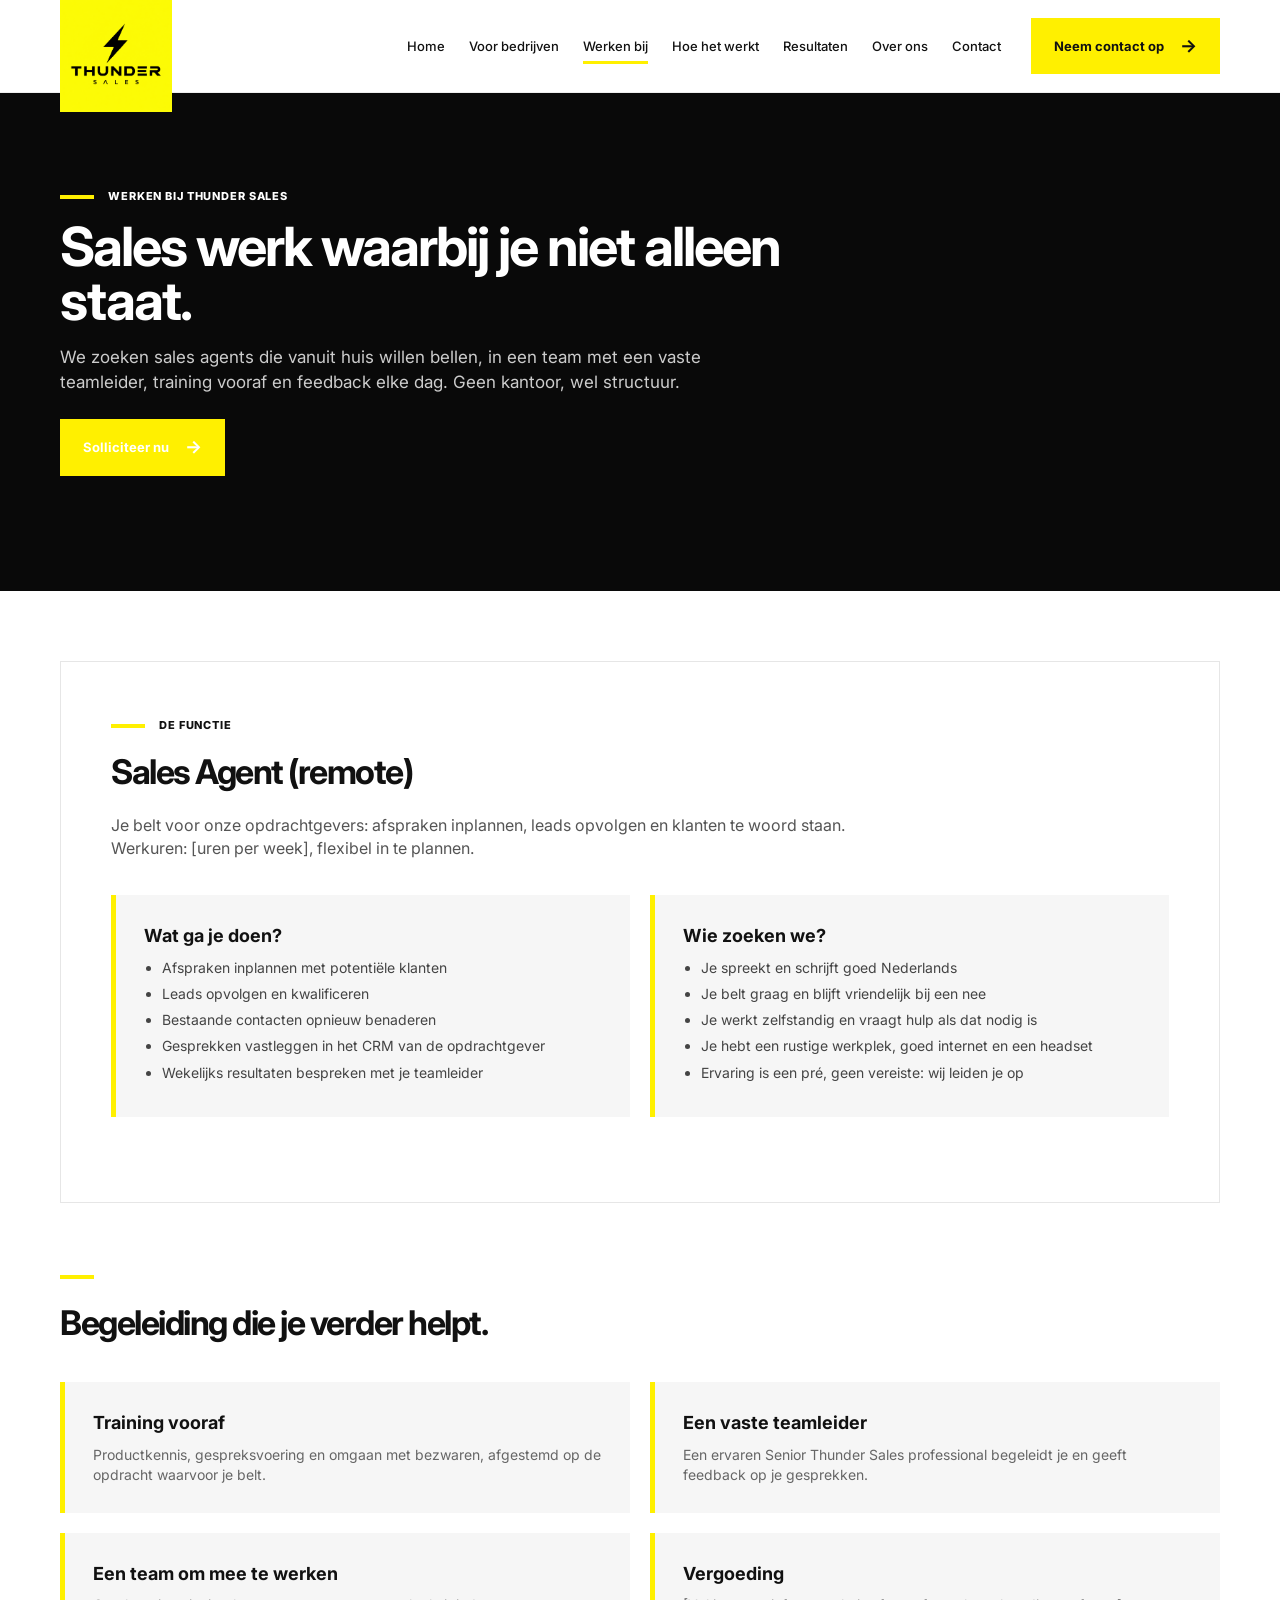
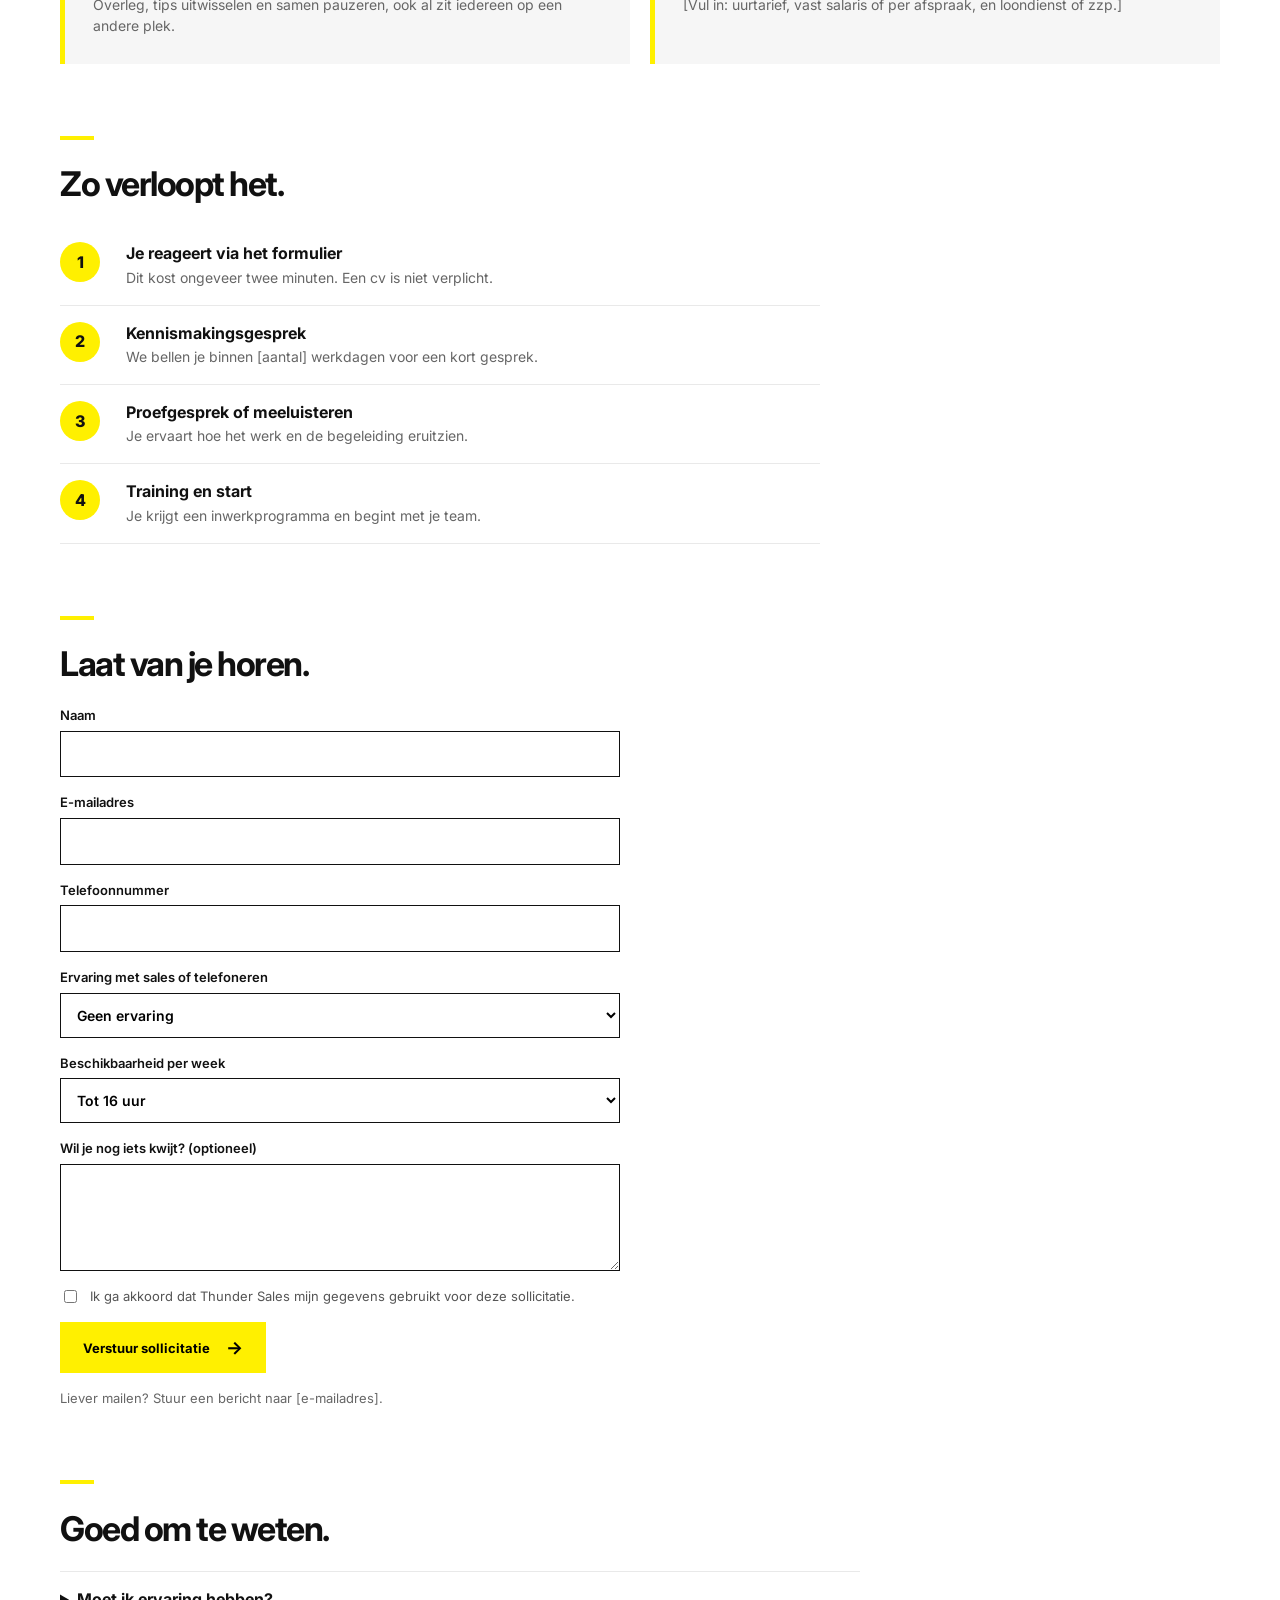
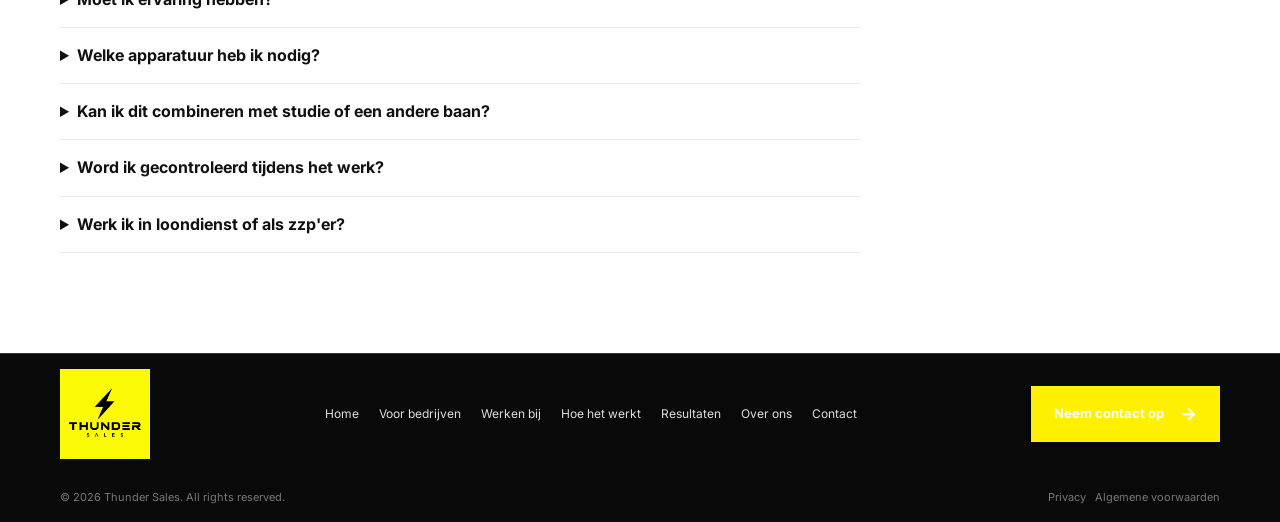
<file: werken-bij.html>
<!doctype html>
<html lang="nl">
<head>
  <meta charset="utf-8"><meta name="viewport" content="width=device-width, initial-scale=1">
  <title>Werken bij Thunder Sales — Sales Agent (remote)</title>
  <meta name="description" content="Werk remote als sales agent bij Thunder Sales: training, een vaste teamleider en een team dat dagelijks samenwerkt. Solliciteer in twee minuten.">
  <link rel="stylesheet" href="style.css">
  <style>
    .content-page .block{margin-top:60px}
    .content-page h2{font-size:34px;letter-spacing:-1.5px;margin:12px 0 18px}
    .info-grid ul{margin:0;padding-left:18px;color:#444;font-size:14px}
    .info-grid li{margin:6px 0}
    .steps{list-style:none;counter-reset:s;margin:0;padding:0;max-width:760px}
    .steps li{counter-increment:s;display:grid;grid-template-columns:48px 1fr;gap:18px;padding:16px 0;border-bottom:1px solid var(--line)}
    .steps li:before{content:counter(s);width:40px;height:40px;border-radius:50%;background:var(--yellow);display:flex;align-items:center;justify-content:center;font-weight:800}
    .steps b{display:block}.steps span{color:#666;font-size:14px}
    .apply{display:grid;gap:16px;max-width:560px}
    .apply label{display:grid;gap:6px;font-size:13px;font-weight:600}
    .apply input,.apply select,.apply textarea{font:inherit;font-size:14px;padding:12px;border:1px solid #111;background:#fff;width:100%}
    .apply .check{display:flex;gap:10px;align-items:flex-start;font-weight:400;color:#555}
    .apply .check input{width:auto;margin-top:3px}
    .apply button{cursor:pointer;font-family:inherit;justify-self:start}
    .note{font-size:13px;color:#666;margin:0}
    .sent{display:none;max-width:560px;padding:20px;border-left:5px solid var(--yellow);background:#f6f6f6}
    details{border-top:1px solid var(--line);padding:16px 0;max-width:800px}
    details:last-of-type{border-bottom:1px solid var(--line)}
    summary{cursor:pointer;font-weight:700}
    details p{margin:10px 0 0;color:#555;font-size:14px}
    :focus-visible{outline:3px solid #111;outline-offset:2px}
  </style>
  <script type="application/ld+json">
  {"@context":"https://schema.org/","@type":"JobPosting","title":"Sales Agent (remote)","description":"Remote werken als sales agent binnen een professioneel aangestuurd team: afspraaksetting, leadopvolging en telefonische sales. Training en dagelijkse begeleiding inbegrepen.","datePosted":"2026-11-09","employmentType":["PART_TIME","FULL_TIME"],"hiringOrganization":{"@type":"Organization","name":"Thunder Sales","sameAs":"https://thundersales.nl"},"jobLocationType":"TELECOMMUTE","applicantLocationRequirements":{"@type":"Country","name":"NL"}}
  </script>
</head>
<body>
<header class="site-header"><div class="nav wrap">
  <a class="brand" href="index.html"><img src="logo.png" alt="Thunder Sales"></a>
  <nav><a href="index.html">Home</a><a href="voor-bedrijven.html">Voor bedrijven</a><a class="active" href="werken-bij.html">Werken bij</a><a href="hoe-het-werkt.html">Hoe het werkt</a><a href="resultaten.html">Resultaten</a><a href="over-ons.html">Over ons</a><a href="contact.html">Contact</a></nav>
  <a class="btn yellow" href="contact.html">Neem contact op <span>→</span></a>
</div></header>
<main>
<section class="page-hero"><div class="wrap">
  <small>WERKEN BIJ THUNDER SALES</small>
  <h1>Sales werk waarbij je niet alleen staat.</h1>
  <p>We zoeken sales agents die vanuit huis willen bellen, in een team met een vaste teamleider, training vooraf en feedback elke dag. Geen kantoor, wel structuur.</p>
  <div class="actions"><a class="btn yellow" href="#solliciteren">Solliciteer nu <span>→</span></a></div>
</div></section>

<section class="content-page"><div class="wrap">
  <div class="content-card">
    <small>DE FUNCTIE</small>
    <h2>Sales Agent (remote)</h2>
    <p>Je belt voor onze opdrachtgevers: afspraken inplannen, leads opvolgen en klanten te woord staan. Werkuren: [uren per week], flexibel in te plannen.</p>
    <div class="info-grid">
      <div><h3>Wat ga je doen?</h3><ul>
        <li>Afspraken inplannen met potentiële klanten</li>
        <li>Leads opvolgen en kwalificeren</li>
        <li>Bestaande contacten opnieuw benaderen</li>
        <li>Gesprekken vastleggen in het CRM van de opdrachtgever</li>
        <li>Wekelijks resultaten bespreken met je teamleider</li></ul></div>
      <div><h3>Wie zoeken we?</h3><ul>
        <li>Je spreekt en schrijft goed Nederlands</li>
        <li>Je belt graag en blijft vriendelijk bij een nee</li>
        <li>Je werkt zelfstandig en vraagt hulp als dat nodig is</li>
        <li>Je hebt een rustige werkplek, goed internet en een headset</li>
        <li>Ervaring is een pré, geen vereiste: wij leiden je op</li></ul></div>
    </div>
  </div>

  <div class="block">
    <small>WAT KRIJG JE VAN ONS?</small>
    <h2>Begeleiding die je verder helpt.</h2>
    <div class="info-grid">
      <div><h3>Training vooraf</h3><p>Productkennis, gespreksvoering en omgaan met bezwaren, afgestemd op de opdracht waarvoor je belt.</p></div>
      <div><h3>Een vaste teamleider</h3><p>Een ervaren Senior Thunder Sales professional begeleidt je en geeft feedback op je gesprekken.</p></div>
      <div><h3>Een team om mee te werken</h3><p>Overleg, tips uitwisselen en samen pauzeren, ook al zit iedereen op een andere plek.</p></div>
      <div><h3>Vergoeding</h3><p>[Vul in: uurtarief, vast salaris of per afspraak, en loondienst of zzp.]</p></div>
    </div>
  </div>

  <div class="block">
    <small>SOLLICITEREN</small>
    <h2>Zo verloopt het.</h2>
    <ol class="steps">
      <li><div><b>Je reageert via het formulier</b><span>Dit kost ongeveer twee minuten. Een cv is niet verplicht.</span></div></li>
      <li><div><b>Kennismakingsgesprek</b><span>We bellen je binnen [aantal] werkdagen voor een kort gesprek.</span></div></li>
      <li><div><b>Proefgesprek of meeluisteren</b><span>Je ervaart hoe het werk en de begeleiding eruitzien.</span></div></li>
      <li><div><b>Training en start</b><span>Je krijgt een inwerkprogramma en begint met je team.</span></div></li>
    </ol>
  </div>

  <div class="block" id="solliciteren">
    <small>SOLLICITEER</small>
    <h2>Laat van je horen.</h2>
    <form class="apply" id="sollicitatie" action="#" method="post">
      <label>Naam <input name="naam" required autocomplete="name"></label>
      <label>E-mailadres <input type="email" name="email" required autocomplete="email"></label>
      <label>Telefoonnummer <input type="tel" name="telefoon" required autocomplete="tel"></label>
      <label>Ervaring met sales of telefoneren
        <select name="ervaring"><option>Geen ervaring</option><option>Minder dan 2 jaar</option><option>2 jaar of meer</option></select></label>
      <label>Beschikbaarheid per week
        <select name="beschikbaarheid"><option>Tot 16 uur</option><option>16 tot 32 uur</option><option>32 uur of meer</option></select></label>
      <label>Wil je nog iets kwijt? (optioneel) <textarea name="toelichting" rows="4"></textarea></label>
      <label class="check"><input type="checkbox" name="privacy" required> Ik ga akkoord dat Thunder Sales mijn gegevens gebruikt voor deze sollicitatie.</label>
      <button class="btn yellow" type="submit">Verstuur sollicitatie <span>→</span></button>
      <p class="note">Liever mailen? Stuur een bericht naar [e-mailadres].</p>
    </form>
    <p class="sent" id="sent" role="status">Bedankt, we hebben je sollicitatie ontvangen. We nemen binnen [aantal] werkdagen contact met je op.</p>
  </div>

  <div class="block">
    <small>VEELGESTELDE VRAGEN</small>
    <h2>Goed om te weten.</h2>
    <details><summary>Moet ik ervaring hebben?</summary><p>Nee. Ervaring helpt, maar motivatie en een goede telefoonstem zijn belangrijker. Je krijgt training voordat je begint.</p></details>
    <details><summary>Welke apparatuur heb ik nodig?</summary><p>Een laptop of pc, een stabiele internetverbinding en een headset. [Vul in: wat jullie zelf leveren, zoals belsoftware.]</p></details>
    <details><summary>Kan ik dit combineren met studie of een andere baan?</summary><p>Vaak wel. [Vul in: minimale uren en vaste dagdelen.]</p></details>
    <details><summary>Word ik gecontroleerd tijdens het werk?</summary><p>Je teamleider luistert mee en bespreekt je gesprekken met je, zodat je kunt groeien. Daarnaast worden resultaten gemonitord.</p></details>
    <details><summary>Werk ik in loondienst of als zzp'er?</summary><p>[Vul in.]</p></details>
  </div>
</div></section>
</main>
<footer><div class="wrap foot"><img src="logo.png" alt="Thunder Sales"><nav><a href="index.html">Home</a><a href="voor-bedrijven.html">Voor bedrijven</a><a href="werken-bij.html">Werken bij</a><a href="hoe-het-werkt.html">Hoe het werkt</a><a href="resultaten.html">Resultaten</a><a href="over-ons.html">Over ons</a><a href="contact.html">Contact</a></nav><a class="btn yellow" href="contact.html">Neem contact op <span>→</span></a></div><div class="wrap copyright">© 2026 Thunder Sales. All rights reserved. <span>Privacy&nbsp;&nbsp; Algemene voorwaarden</span></div></footer>
<script src="script.js"></script>
<script>
/* Zet de action van het formulier op je formulierdienst (bijv. Formspree). Zolang action="#" staat,
   wordt er niets verzonden en toont de pagina alleen de bevestiging. */
document.getElementById('sollicitatie').addEventListener('submit',function(e){
  var f=e.target; if(f.getAttribute('action')==='#'){e.preventDefault();}
  f.style.display='none'; document.getElementById('sent').style.display='block';
});
</script>
</body>
</html>
</file>
<file: style.css>
@import url('https://fonts.googleapis.com/css2?family=Inter:wght@400;500;600;700;800&display=swap');
:root{--yellow:#fff000;--black:#090909;--text:#111;--muted:#666;--line:#e9e9e9}*{box-sizing:border-box}body{margin:0;font-family:Inter,Arial,sans-serif;color:var(--text);background:#fff;line-height:1.45}a{color:inherit;text-decoration:none}.wrap{width:min(1160px,calc(100% - 80px));margin:auto}.site-header{background:#fff;position:sticky;top:0;z-index:20;border-bottom:1px solid #eee}.nav{height:92px;display:flex;align-items:center;gap:30px}.brand img{width:112px;height:112px;object-fit:cover;display:block}.brand{align-self:flex-start}.nav nav{display:flex;gap:24px;align-items:center;margin-left:auto}.nav nav a{font-size:13px;font-weight:500;position:relative;padding:37px 0}.nav nav a.active:after{content:"";position:absolute;left:0;right:0;bottom:28px;height:3px;background:var(--yellow)}.btn{display:inline-flex;align-items:center;justify-content:center;gap:16px;padding:14px 22px;font-size:13px;font-weight:700;border:1px solid #111;min-height:46px}.btn.yellow{background:var(--yellow);border-color:var(--yellow)}.btn.outline{background:#fff}.btn span{font-size:18px}.hero{display:grid;grid-template-columns:1fr 1.12fr;min-height:460px}.hero-copy{padding:65px 35px 55px 0}.hero h1{font-size:58px;line-height:.94;letter-spacing:-3px;margin:0 0 18px;font-weight:800}.hero h1 span,.hero-copy h2 span{color:var(--yellow)}.hero h2{font-size:20px;line-height:1.18;margin:0 0 14px}.hero p{max-width:590px;color:#555;font-size:15px}.actions{display:flex;gap:12px;margin:25px 0}.chips{display:flex;gap:25px;font-size:13px;color:#555}.hero-photo{min-height:460px;overflow:hidden;position:relative}.hero-photo:before{content:"";position:absolute;left:-1px;top:0;bottom:0;width:90px;background:var(--yellow);clip-path:polygon(100% 0,45% 50%,100% 50%,0 100%,35% 50%,0 50%);z-index:2}.hero-photo img{width:100%;height:100%;object-fit:cover}.vision{border-top:1px solid var(--line);border-bottom:1px solid var(--line)}.two{display:grid;grid-template-columns:1.25fr .9fr;align-items:center;gap:50px}.two>div{padding:35px 0}.vision small,.values small,.dark-team small,.split small,.closing small{font-size:11px;font-weight:800;letter-spacing:.05em}.vision small:before,.values small:before,.dark-team small:before,.split small:before,.closing small:before{content:"";display:inline-block;width:34px;height:4px;background:var(--yellow);margin-right:14px;vertical-align:middle}.vision h2,.values h2,.split h2{font-size:31px;letter-spacing:-1.5px;margin:10px 0 6px}.vision p{font-size:15px;color:#555;max-width:650px;margin:8px 0}.vision strong{font-size:15px}.rounded{width:100%;height:205px;object-fit:cover}.values{padding:34px 0}.value-grid{display:grid;grid-template-columns:repeat(4,1fr);margin-top:10px}.value-grid article{text-align:center;padding:20px 30px;border-right:1px solid var(--line)}.value-grid article:last-child{border-right:0}.value-grid i{display:flex;width:58px;height:58px;border-radius:50%;background:var(--yellow);align-items:center;justify-content:center;margin:auto;font-style:normal;font-weight:800}.value-grid h3{margin:10px 0 2px;font-size:16px}.value-grid p{font-size:13px;color:#666;margin:0}.dark-team{background:var(--black);color:#fff}.team-intro{display:grid;grid-template-columns:.9fr 1.1fr;align-items:center}.team-intro>div{padding:32px 35px 32px 0}.team-intro h2{font-size:32px;margin:8px 0}.team-intro p{margin:0;color:#ddd}.team-intro img{width:100%;height:150px;object-fit:cover}.team-points{display:grid;grid-template-columns:repeat(4,1fr);border-top:1px solid #333}.team-points div{padding:22px;border-right:1px solid #333}.team-points b{display:block;font-size:14px}.team-points span{font-size:12px;color:#bbb}.split{display:grid;grid-template-columns:1fr 1fr;align-items:stretch}.split article{padding:45px 45px 45px 0}.split h2{margin-bottom:0}.split h3{margin:0 0 10px;font-size:19px}.split p,.split li{font-size:13px;color:#555}.split ul{padding-left:20px}.split li{margin:7px 0}.split li::marker{color:#111}.split img{width:100%;height:100%;min-height:340px;object-fit:cover}.split.reverse{border-top:1px solid var(--line)}.split.reverse article{padding-left:45px;padding-right:0;grid-column:2}.split.reverse img{grid-row:1;grid-column:1}.closing{background:var(--black);color:#fff;padding:38px 0}.closing-grid{display:grid;grid-template-columns:1.2fr .8fr;gap:60px;align-items:center}.closing h2{font-size:31px;line-height:1.05;margin:10px 0}.closing p{font-size:13px;color:#ccc}.copyright{padding:16px 0;font-size:11px;color:#777;display:flex;justify-content:space-between}footer{background:var(--black);color:#fff;border-top:1px solid #333}.foot{min-height:120px;display:flex;align-items:center;gap:30px}.foot img{width:90px;height:90px;object-fit:cover}.foot nav{display:flex;gap:20px;margin-left:auto;font-size:12px;color:#ddd}.foot .btn{margin-left:auto}
@media(max-width:900px){.wrap{width:min(100% - 36px,700px)}.nav{height:72px}.brand img{width:78px;height:78px}.nav nav{display:none}.hero,.two,.team-intro,.split,.closing-grid{grid-template-columns:1fr}.hero-copy{padding:50px 0 35px}.hero h1{font-size:48px}.hero-photo{min-height:300px}.hero-photo:before{width:55px}.value-grid{grid-template-columns:1fr 1fr}.value-grid article:nth-child(2){border-right:0}.team-intro>div{padding:30px 0}.team-points{grid-template-columns:1fr 1fr}.split article,.split.reverse article{padding:35px 0;grid-column:auto}.split.reverse img{grid-row:auto;grid-column:auto}.split img{min-height:260px}.foot{flex-wrap:wrap;padding:25px 0}.foot nav{order:3;width:100%;flex-wrap:wrap;margin:0}.copyright{flex-direction:column;gap:10px}}
@media(max-width:560px){.hero h1{font-size:41px}.actions{flex-direction:column}.chips{flex-direction:column;gap:8px}.value-grid,.team-points{grid-template-columns:1fr}.value-grid article{border-right:0;border-bottom:1px solid var(--line)}.hero-photo{min-height:250px}.closing h2{font-size:26px}}

.page-hero{background:#090909;color:#fff;padding:90px 0}.page-hero small,.content-page small{font-size:11px;font-weight:800;letter-spacing:.08em;color:#fff}.page-hero small:before,.content-page small:before{content:"";display:inline-block;width:34px;height:4px;background:#fff000;margin-right:14px;vertical-align:middle}.page-hero h1{font-size:54px;letter-spacing:-2px;max-width:850px;line-height:1;margin:14px 0}.page-hero p{max-width:700px;color:#ccc;font-size:17px}.content-page{padding:70px 0 100px}.content-card{border:1px solid #e6e6e6;padding:50px}.content-card small{color:#111}.content-card h2{font-size:34px;letter-spacing:-1.5px;margin:12px 0}.content-card>p{max-width:800px;color:#555}.info-grid{display:grid;grid-template-columns:1fr 1fr;gap:20px;margin:35px 0}.info-grid>div{background:#f6f6f6;padding:28px;border-left:5px solid #fff000}.info-grid h3{margin:0 0 8px;font-size:18px}.info-grid p{margin:0;color:#666;font-size:14px}@media(max-width:700px){.page-hero h1{font-size:40px}.content-card{padding:30px}.info-grid{grid-template-columns:1fr}}
</file>
